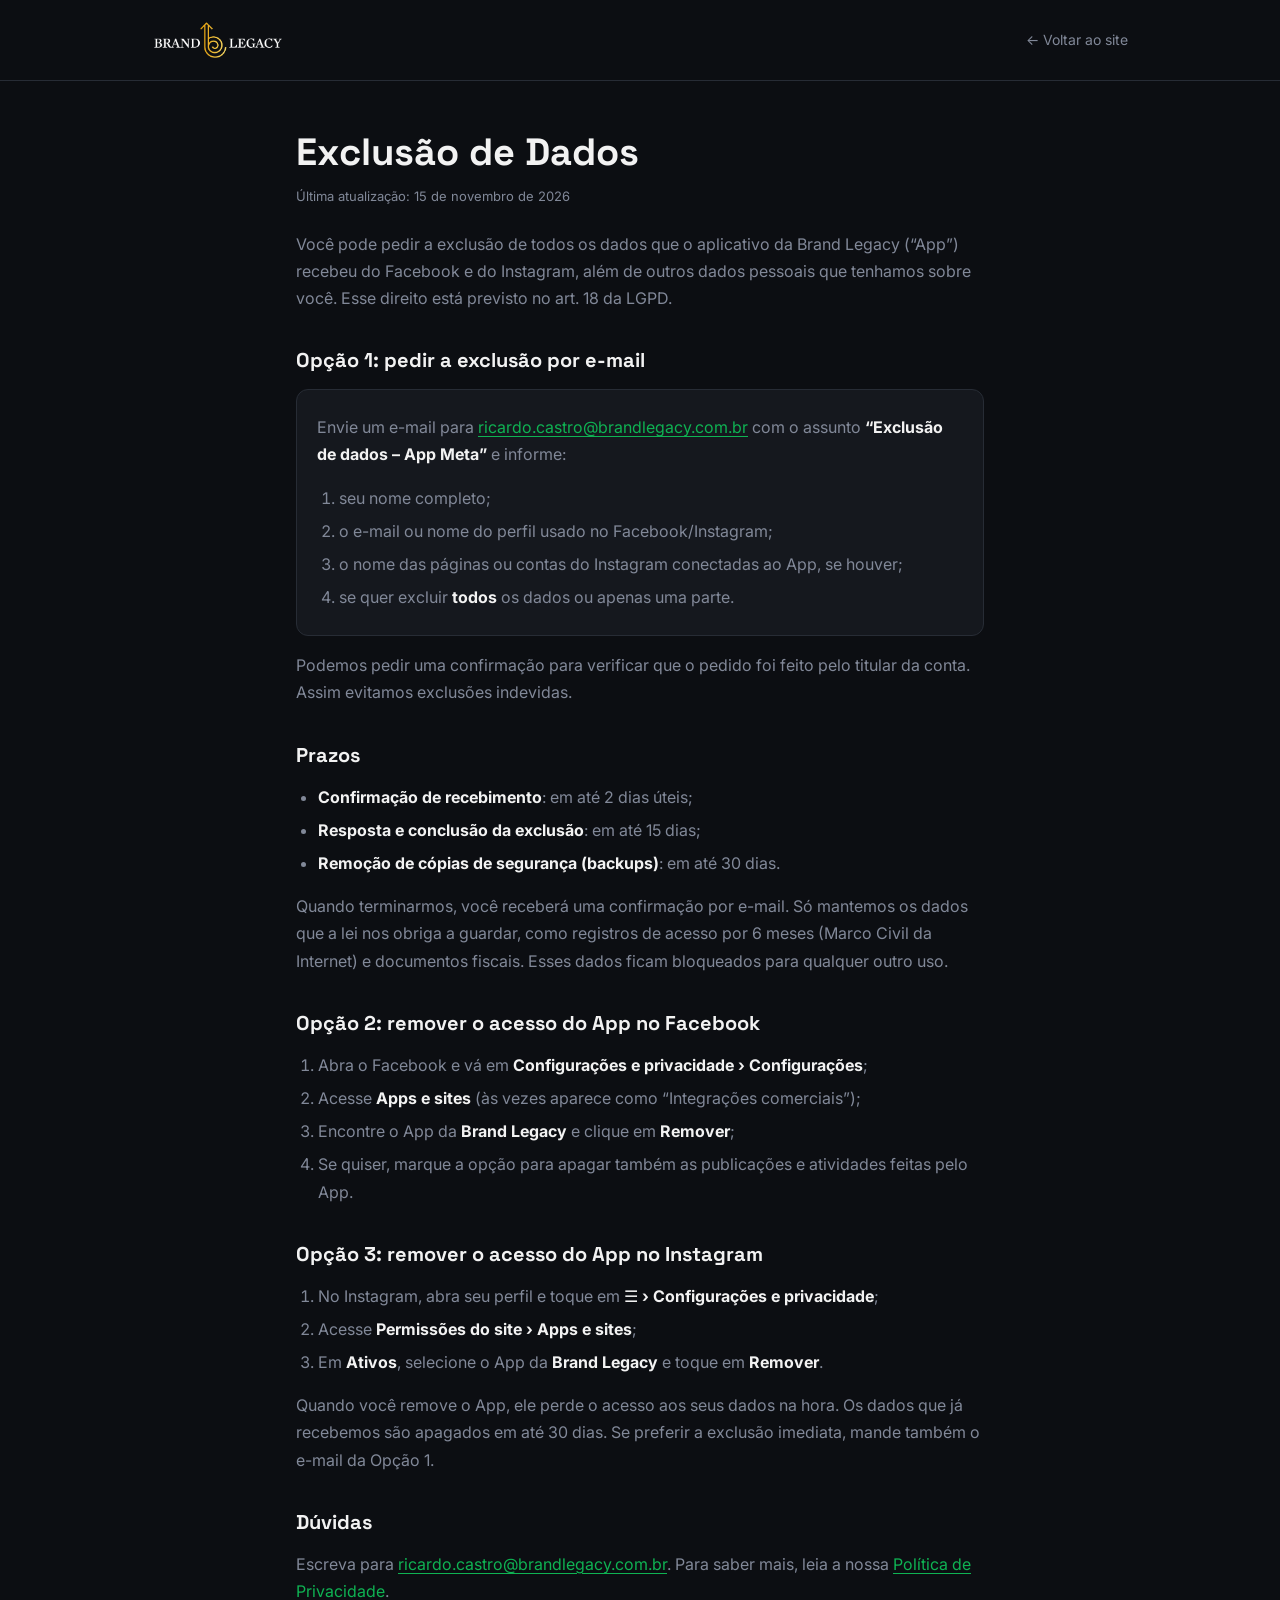
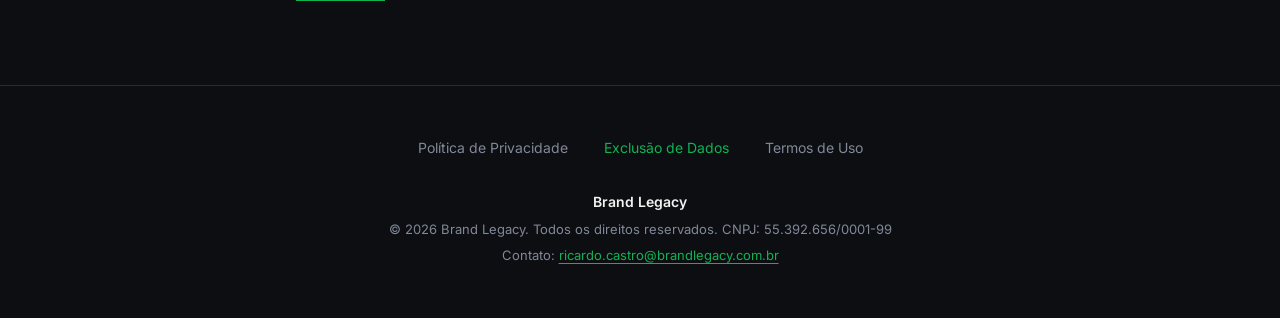
<file: exclusao-de-dados/index.html>
<!doctype html>
<html lang="pt-BR">
<head>
<meta charset="utf-8">
<meta name="viewport" content="width=device-width, initial-scale=1, viewport-fit=cover">
<title>Exclusão de Dados | Brand Legacy</title>
<meta name="description" content="Como pedir a exclusão dos seus dados e remover o acesso do aplicativo da Brand Legacy.">
<meta name="robots" content="index, follow">
<meta name="theme-color" content="#0f1a12">
<link rel="canonical" href="https://appmeta.brandlegacy.com.br/exclusao-de-dados/">
<link rel="icon" href="/favicon.png" type="image/png" sizes="64x64">
<link rel="apple-touch-icon" href="/apple-touch-icon.png" sizes="180x180">
<link rel="preconnect" href="https://fonts.googleapis.com">
<link rel="preconnect" href="https://fonts.gstatic.com" crossorigin>
<link rel="stylesheet" href="https://fonts.googleapis.com/css2?family=Inter:wght@400;500;600;700&family=Space+Grotesk:wght@600;700&display=swap">
<style>*{box-sizing:border-box}
:root{--bg:220 20% 6%;--fg:0 0% 95%;--card:220 18% 10%;--primary:145 85% 38%;--muted:220 10% 55%;--border:220 15% 18%}
html{-webkit-text-size-adjust:100%}
body{margin:0;background:hsl(var(--bg));color:hsl(var(--fg));font:16px/1.7 Inter,system-ui,-apple-system,"Segoe UI",Roboto,Arial,sans-serif}
a{color:hsl(var(--primary));text-underline-offset:3px}
.wrap{max-width:720px;margin:0 auto;padding:0 16px}
header{border-bottom:1px solid hsl(var(--border))}
header .wrap{max-width:1024px;display:flex;align-items:center;justify-content:space-between;gap:12px;padding:20px 24px}
header img{height:40px;width:auto;display:block}
header a.back{color:hsl(var(--muted));font-size:14px;text-decoration:none}
header a.back:hover{color:hsl(var(--primary))}
main{padding:48px 0 64px}
h1,h2,h3{font-family:"Space Grotesk",Inter,system-ui,sans-serif;font-weight:700;line-height:1.25}
h1{font-size:clamp(28px,5vw,38px);margin:0 0 8px}
h2{font-size:20px;margin:36px 0 8px}
h3{font-size:17px;margin:24px 0 6px;font-weight:600}
p,li{color:hsl(var(--muted))}
strong,em{color:hsl(var(--fg))}
ul{list-style:disc;padding-left:22px}ol{list-style:decimal;padding-left:22px}
li{margin-bottom:6px}
.meta{font-size:13px;margin:0 0 24px}
.box{background:hsl(var(--card));border:1px solid hsl(var(--border));border-radius:12px;padding:8px 20px;margin:16px 0}
footer{border-top:1px solid hsl(var(--border));padding:40px 16px 48px;text-align:center}
footer ul{list-style:none;padding:0;margin:0 0 20px;display:flex;flex-wrap:wrap;justify-content:center;gap:0 12px}
footer li{margin:0}
footer ul a{display:inline-flex;align-items:center;min-height:44px;padding:0 12px;color:hsl(var(--muted));font-size:14px;text-decoration:none}
footer ul a:hover,footer ul a[aria-current]{color:hsl(var(--primary))}
footer p{margin:4px auto;max-width:720px;font-size:13px}
footer .nome{color:hsl(var(--fg));font-weight:600;font-size:14px}</style>
</head>
<body>
<header><div class="wrap">
<a href="/"><img src="/__l5e/assets-v1/e76f8faf-fc93-4d2f-a806-ceb2da7e16ab/logo-brand-legacy.webp" alt="Brand Legacy"></a>
<a class="back" href="/">← Voltar ao site</a>
</div></header>
<main><div class="wrap">
<h1>Exclusão de Dados</h1>
<p class="meta">Última atualização: 15 de novembro de 2026</p>

<p>Você pode pedir a exclusão de todos os dados que o aplicativo da Brand Legacy (“App”) recebeu do Facebook e do Instagram, além de outros dados pessoais que tenhamos sobre você. Esse direito está previsto no art. 18 da LGPD.</p>

<h2>Opção 1: pedir a exclusão por e-mail</h2>
<div class="box">
<p>Envie um e-mail para <a href="mailto:ricardo.castro@brandlegacy.com.br">ricardo.castro@brandlegacy.com.br</a> com o assunto <strong>“Exclusão de dados – App Meta”</strong> e informe:</p>
<ol>
<li>seu nome completo;</li>
<li>o e-mail ou nome do perfil usado no Facebook/Instagram;</li>
<li>o nome das páginas ou contas do Instagram conectadas ao App, se houver;</li>
<li>se quer excluir <strong>todos</strong> os dados ou apenas uma parte.</li>
</ol>
</div>
<p>Podemos pedir uma confirmação para verificar que o pedido foi feito pelo titular da conta. Assim evitamos exclusões indevidas.</p>

<h2>Prazos</h2>
<ul>
<li><strong>Confirmação de recebimento</strong>: em até 2 dias úteis;</li>
<li><strong>Resposta e conclusão da exclusão</strong>: em até 15 dias;</li>
<li><strong>Remoção de cópias de segurança (backups)</strong>: em até 30 dias.</li>
</ul>
<p>Quando terminarmos, você receberá uma confirmação por e-mail. Só mantemos os dados que a lei nos obriga a guardar, como registros de acesso por 6 meses (Marco Civil da Internet) e documentos fiscais. Esses dados ficam bloqueados para qualquer outro uso.</p>

<h2>Opção 2: remover o acesso do App no Facebook</h2>
<ol>
<li>Abra o Facebook e vá em <strong>Configurações e privacidade › Configurações</strong>;</li>
<li>Acesse <strong>Apps e sites</strong> (às vezes aparece como “Integrações comerciais”);</li>
<li>Encontre o App da <strong>Brand Legacy</strong> e clique em <strong>Remover</strong>;</li>
<li>Se quiser, marque a opção para apagar também as publicações e atividades feitas pelo App.</li>
</ol>

<h2>Opção 3: remover o acesso do App no Instagram</h2>
<ol>
<li>No Instagram, abra seu perfil e toque em <strong>☰ › Configurações e privacidade</strong>;</li>
<li>Acesse <strong>Permissões do site › Apps e sites</strong>;</li>
<li>Em <strong>Ativos</strong>, selecione o App da <strong>Brand Legacy</strong> e toque em <strong>Remover</strong>.</li>
</ol>

<p>Quando você remove o App, ele perde o acesso aos seus dados na hora. Os dados que já recebemos são apagados em até 30 dias. Se preferir a exclusão imediata, mande também o e-mail da Opção 1.</p>

<h2>Dúvidas</h2>
<p>Escreva para <a href="mailto:ricardo.castro@brandlegacy.com.br">ricardo.castro@brandlegacy.com.br</a>. Para saber mais, leia a nossa <a href="../politica-de-privacidade/">Política de Privacidade</a>.</p>
</div></main>
<footer role="contentinfo">
<ul><li><a href="/politica-de-privacidade/">Política de Privacidade</a></li><li><a href="/exclusao-de-dados/" aria-current="page">Exclusão de Dados</a></li><li><a href="/termos-de-uso/">Termos de Uso</a></li></ul>
<p class="nome">Brand Legacy</p>
<p>© 2026 Brand Legacy. Todos os direitos reservados. CNPJ: 55.392.656/0001-99</p>
<p>Contato: <a href="mailto:ricardo.castro@brandlegacy.com.br">ricardo.castro@brandlegacy.com.br</a></p>
</footer>
</body>
</html>
</file>
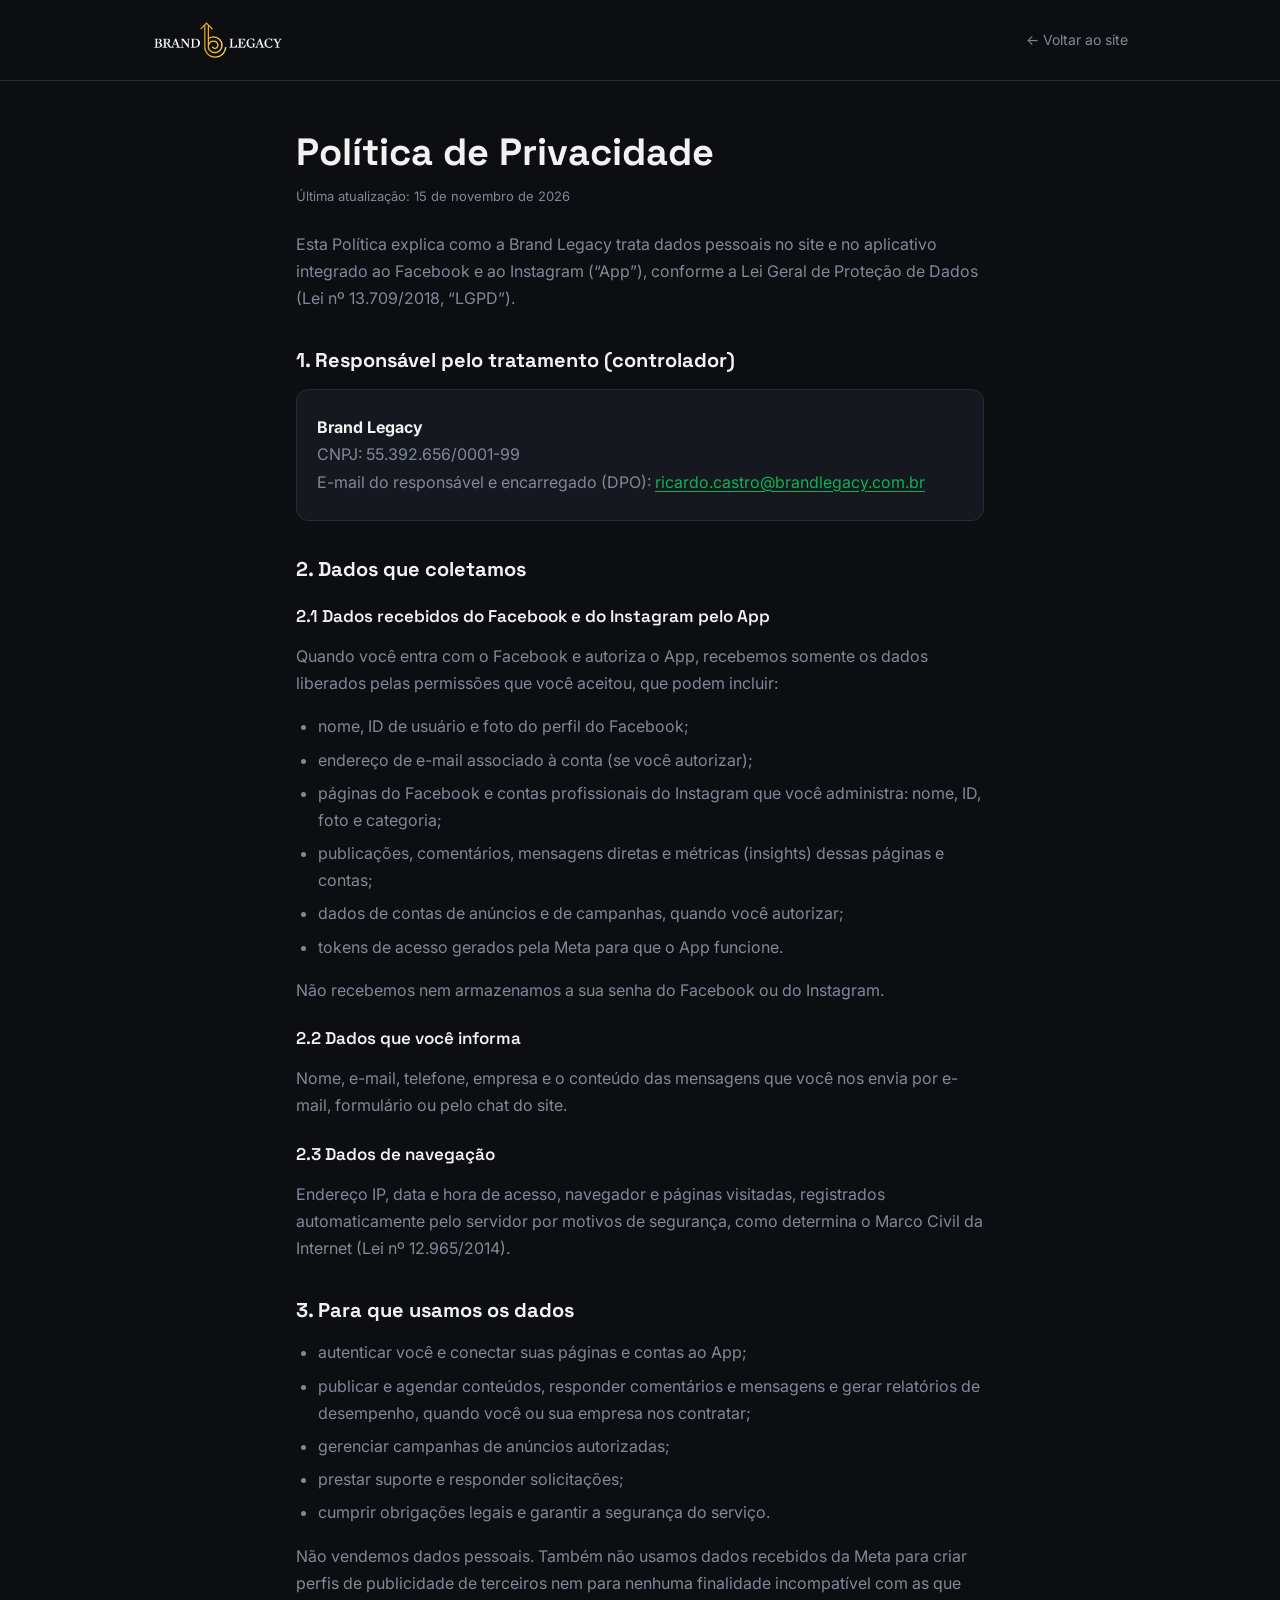
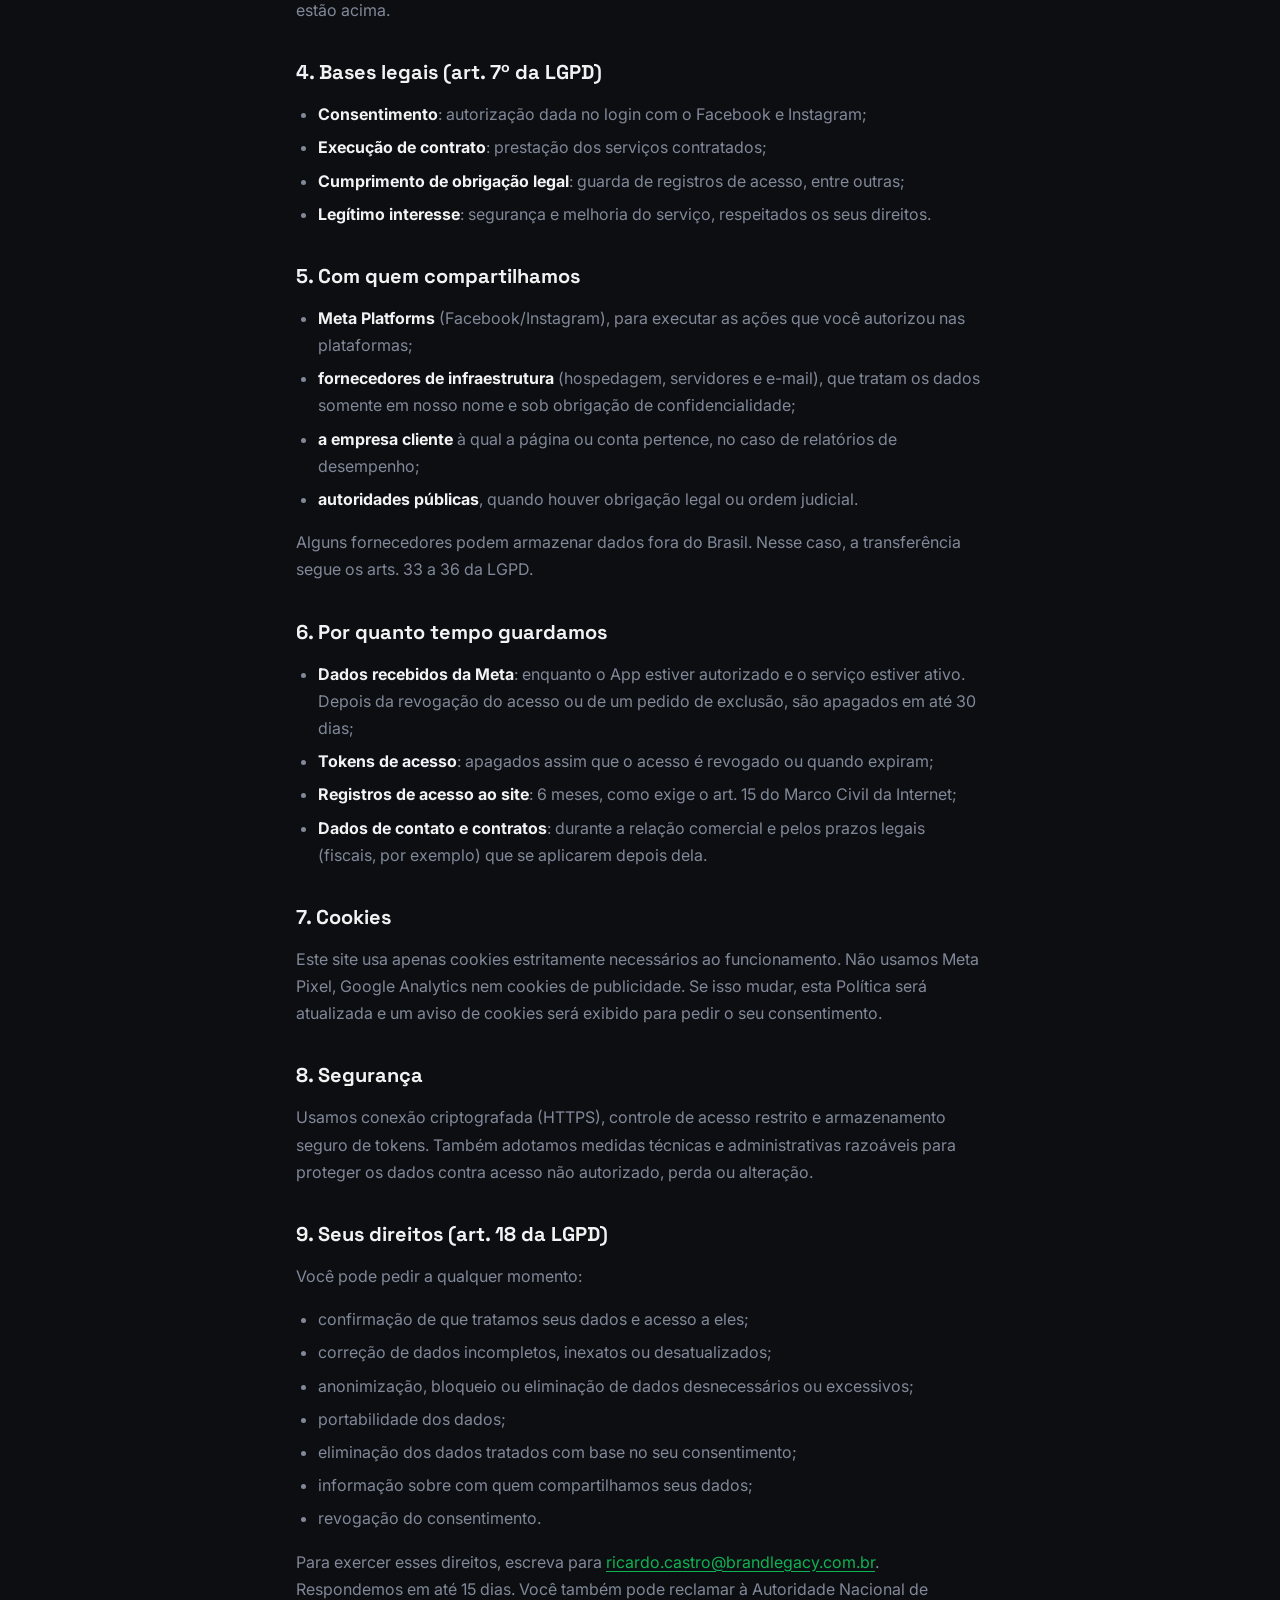
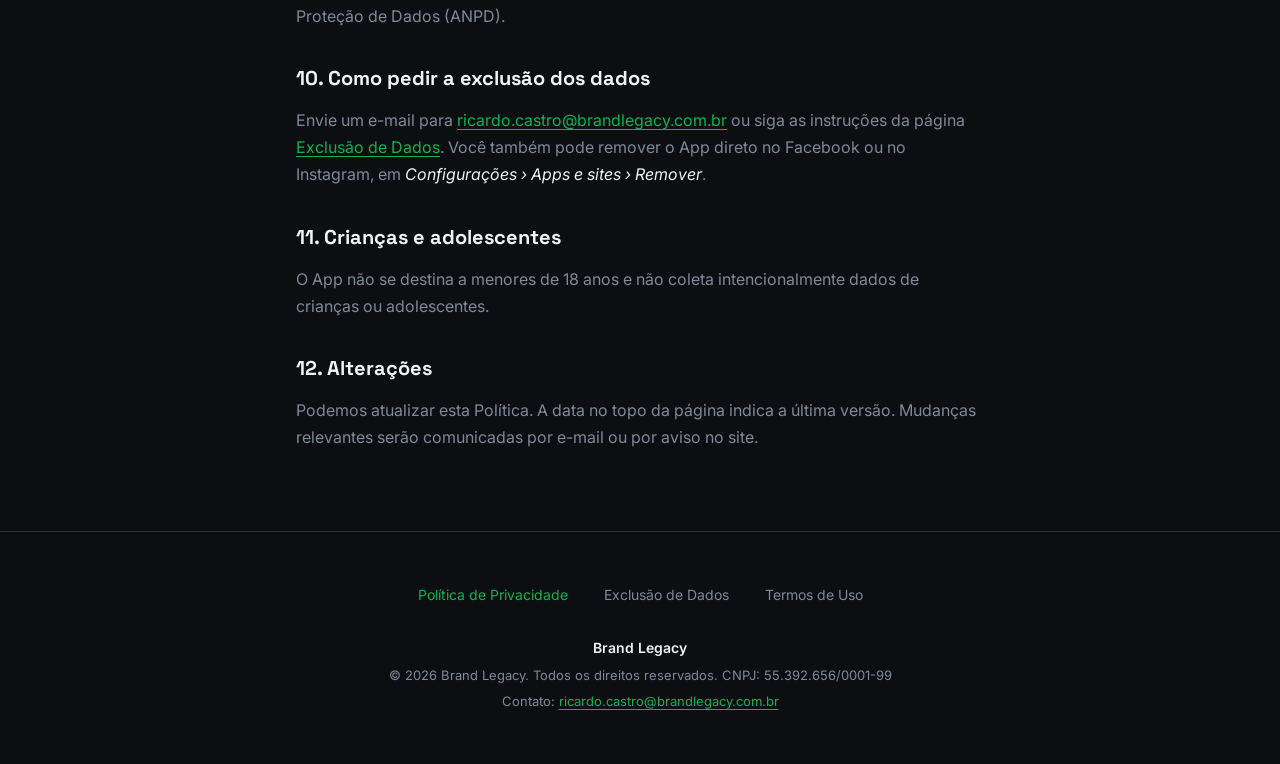
<file: politica-de-privacidade/index.html>
<!doctype html>
<html lang="pt-BR">
<head>
<meta charset="utf-8">
<meta name="viewport" content="width=device-width, initial-scale=1, viewport-fit=cover">
<title>Política de Privacidade | Brand Legacy</title>
<meta name="description" content="Política de Privacidade da Brand Legacy, conforme a LGPD.">
<meta name="robots" content="index, follow">
<meta name="theme-color" content="#0f1a12">
<link rel="canonical" href="https://appmeta.brandlegacy.com.br/politica-de-privacidade/">
<link rel="icon" href="/favicon.png" type="image/png" sizes="64x64">
<link rel="apple-touch-icon" href="/apple-touch-icon.png" sizes="180x180">
<link rel="preconnect" href="https://fonts.googleapis.com">
<link rel="preconnect" href="https://fonts.gstatic.com" crossorigin>
<link rel="stylesheet" href="https://fonts.googleapis.com/css2?family=Inter:wght@400;500;600;700&family=Space+Grotesk:wght@600;700&display=swap">
<style>*{box-sizing:border-box}
:root{--bg:220 20% 6%;--fg:0 0% 95%;--card:220 18% 10%;--primary:145 85% 38%;--muted:220 10% 55%;--border:220 15% 18%}
html{-webkit-text-size-adjust:100%}
body{margin:0;background:hsl(var(--bg));color:hsl(var(--fg));font:16px/1.7 Inter,system-ui,-apple-system,"Segoe UI",Roboto,Arial,sans-serif}
a{color:hsl(var(--primary));text-underline-offset:3px}
.wrap{max-width:720px;margin:0 auto;padding:0 16px}
header{border-bottom:1px solid hsl(var(--border))}
header .wrap{max-width:1024px;display:flex;align-items:center;justify-content:space-between;gap:12px;padding:20px 24px}
header img{height:40px;width:auto;display:block}
header a.back{color:hsl(var(--muted));font-size:14px;text-decoration:none}
header a.back:hover{color:hsl(var(--primary))}
main{padding:48px 0 64px}
h1,h2,h3{font-family:"Space Grotesk",Inter,system-ui,sans-serif;font-weight:700;line-height:1.25}
h1{font-size:clamp(28px,5vw,38px);margin:0 0 8px}
h2{font-size:20px;margin:36px 0 8px}
h3{font-size:17px;margin:24px 0 6px;font-weight:600}
p,li{color:hsl(var(--muted))}
strong,em{color:hsl(var(--fg))}
ul{list-style:disc;padding-left:22px}ol{list-style:decimal;padding-left:22px}
li{margin-bottom:6px}
.meta{font-size:13px;margin:0 0 24px}
.box{background:hsl(var(--card));border:1px solid hsl(var(--border));border-radius:12px;padding:8px 20px;margin:16px 0}
footer{border-top:1px solid hsl(var(--border));padding:40px 16px 48px;text-align:center}
footer ul{list-style:none;padding:0;margin:0 0 20px;display:flex;flex-wrap:wrap;justify-content:center;gap:0 12px}
footer li{margin:0}
footer ul a{display:inline-flex;align-items:center;min-height:44px;padding:0 12px;color:hsl(var(--muted));font-size:14px;text-decoration:none}
footer ul a:hover,footer ul a[aria-current]{color:hsl(var(--primary))}
footer p{margin:4px auto;max-width:720px;font-size:13px}
footer .nome{color:hsl(var(--fg));font-weight:600;font-size:14px}</style>
</head>
<body>
<header><div class="wrap">
<a href="/"><img src="/__l5e/assets-v1/e76f8faf-fc93-4d2f-a806-ceb2da7e16ab/logo-brand-legacy.webp" alt="Brand Legacy"></a>
<a class="back" href="/">← Voltar ao site</a>
</div></header>
<main><div class="wrap">
<h1>Política de Privacidade</h1>
<p class="meta">Última atualização: 15 de novembro de 2026</p>

<p>Esta Política explica como a Brand Legacy trata dados pessoais no site e no aplicativo integrado ao Facebook e ao Instagram (“App”), conforme a Lei Geral de Proteção de Dados (Lei nº 13.709/2018, “LGPD”).</p>

<h2>1. Responsável pelo tratamento (controlador)</h2>
<div class="box">
<p><strong>Brand Legacy</strong><br>
CNPJ: 55.392.656/0001-99<br>
E-mail do responsável e encarregado (DPO): <a href="mailto:ricardo.castro@brandlegacy.com.br">ricardo.castro@brandlegacy.com.br</a></p>
</div>

<h2>2. Dados que coletamos</h2>
<h3>2.1 Dados recebidos do Facebook e do Instagram pelo App</h3>
<p>Quando você entra com o Facebook e autoriza o App, recebemos somente os dados liberados pelas permissões que você aceitou, que podem incluir:</p>
<ul>
<li>nome, ID de usuário e foto do perfil do Facebook;</li>
<li>endereço de e-mail associado à conta (se você autorizar);</li>
<li>páginas do Facebook e contas profissionais do Instagram que você administra: nome, ID, foto e categoria;</li>
<li>publicações, comentários, mensagens diretas e métricas (insights) dessas páginas e contas;</li>
<li>dados de contas de anúncios e de campanhas, quando você autorizar;</li>
<li>tokens de acesso gerados pela Meta para que o App funcione.</li>
</ul>
<p>Não recebemos nem armazenamos a sua senha do Facebook ou do Instagram.</p>
<h3>2.2 Dados que você informa</h3>
<p>Nome, e-mail, telefone, empresa e o conteúdo das mensagens que você nos envia por e-mail, formulário ou pelo chat do site.</p>
<h3>2.3 Dados de navegação</h3>
<p>Endereço IP, data e hora de acesso, navegador e páginas visitadas, registrados automaticamente pelo servidor por motivos de segurança, como determina o Marco Civil da Internet (Lei nº 12.965/2014).</p>

<h2>3. Para que usamos os dados</h2>
<ul>
<li>autenticar você e conectar suas páginas e contas ao App;</li>
<li>publicar e agendar conteúdos, responder comentários e mensagens e gerar relatórios de desempenho, quando você ou sua empresa nos contratar;</li>
<li>gerenciar campanhas de anúncios autorizadas;</li>
<li>prestar suporte e responder solicitações;</li>
<li>cumprir obrigações legais e garantir a segurança do serviço.</li>
</ul>
<p>Não vendemos dados pessoais. Também não usamos dados recebidos da Meta para criar perfis de publicidade de terceiros nem para nenhuma finalidade incompatível com as que estão acima.</p>

<h2>4. Bases legais (art. 7º da LGPD)</h2>
<ul>
<li><strong>Consentimento</strong>: autorização dada no login com o Facebook e Instagram;</li>
<li><strong>Execução de contrato</strong>: prestação dos serviços contratados;</li>
<li><strong>Cumprimento de obrigação legal</strong>: guarda de registros de acesso, entre outras;</li>
<li><strong>Legítimo interesse</strong>: segurança e melhoria do serviço, respeitados os seus direitos.</li>
</ul>

<h2>5. Com quem compartilhamos</h2>
<ul>
<li><strong>Meta Platforms</strong> (Facebook/Instagram), para executar as ações que você autorizou nas plataformas;</li>
<li><strong>fornecedores de infraestrutura</strong> (hospedagem, servidores e e-mail), que tratam os dados somente em nosso nome e sob obrigação de confidencialidade;</li>
<li><strong>a empresa cliente</strong> à qual a página ou conta pertence, no caso de relatórios de desempenho;</li>
<li><strong>autoridades públicas</strong>, quando houver obrigação legal ou ordem judicial.</li>
</ul>
<p>Alguns fornecedores podem armazenar dados fora do Brasil. Nesse caso, a transferência segue os arts. 33 a 36 da LGPD.</p>

<h2>6. Por quanto tempo guardamos</h2>
<ul>
<li><strong>Dados recebidos da Meta</strong>: enquanto o App estiver autorizado e o serviço estiver ativo. Depois da revogação do acesso ou de um pedido de exclusão, são apagados em até 30 dias;</li>
<li><strong>Tokens de acesso</strong>: apagados assim que o acesso é revogado ou quando expiram;</li>
<li><strong>Registros de acesso ao site</strong>: 6 meses, como exige o art. 15 do Marco Civil da Internet;</li>
<li><strong>Dados de contato e contratos</strong>: durante a relação comercial e pelos prazos legais (fiscais, por exemplo) que se aplicarem depois dela.</li>
</ul>

<h2>7. Cookies</h2>
<p>Este site usa apenas cookies estritamente necessários ao funcionamento. Não usamos Meta Pixel, Google Analytics nem cookies de publicidade. Se isso mudar, esta Política será atualizada e um aviso de cookies será exibido para pedir o seu consentimento.</p>

<h2>8. Segurança</h2>
<p>Usamos conexão criptografada (HTTPS), controle de acesso restrito e armazenamento seguro de tokens. Também adotamos medidas técnicas e administrativas razoáveis para proteger os dados contra acesso não autorizado, perda ou alteração.</p>

<h2>9. Seus direitos (art. 18 da LGPD)</h2>
<p>Você pode pedir a qualquer momento:</p>
<ul>
<li>confirmação de que tratamos seus dados e acesso a eles;</li>
<li>correção de dados incompletos, inexatos ou desatualizados;</li>
<li>anonimização, bloqueio ou eliminação de dados desnecessários ou excessivos;</li>
<li>portabilidade dos dados;</li>
<li>eliminação dos dados tratados com base no seu consentimento;</li>
<li>informação sobre com quem compartilhamos seus dados;</li>
<li>revogação do consentimento.</li>
</ul>
<p>Para exercer esses direitos, escreva para <a href="mailto:ricardo.castro@brandlegacy.com.br">ricardo.castro@brandlegacy.com.br</a>. Respondemos em até 15 dias. Você também pode reclamar à Autoridade Nacional de Proteção de Dados (ANPD).</p>

<h2>10. Como pedir a exclusão dos dados</h2>
<p>Envie um e-mail para <a href="mailto:ricardo.castro@brandlegacy.com.br">ricardo.castro@brandlegacy.com.br</a> ou siga as instruções da página <a href="../exclusao-de-dados/">Exclusão de Dados</a>. Você também pode remover o App direto no Facebook ou no Instagram, em <em>Configurações › Apps e sites › Remover</em>.</p>

<h2>11. Crianças e adolescentes</h2>
<p>O App não se destina a menores de 18 anos e não coleta intencionalmente dados de crianças ou adolescentes.</p>

<h2>12. Alterações</h2>
<p>Podemos atualizar esta Política. A data no topo da página indica a última versão. Mudanças relevantes serão comunicadas por e-mail ou por aviso no site.</p>
</div></main>
<footer role="contentinfo">
<ul><li><a href="/politica-de-privacidade/" aria-current="page">Política de Privacidade</a></li><li><a href="/exclusao-de-dados/">Exclusão de Dados</a></li><li><a href="/termos-de-uso/">Termos de Uso</a></li></ul>
<p class="nome">Brand Legacy</p>
<p>© 2026 Brand Legacy. Todos os direitos reservados. CNPJ: 55.392.656/0001-99</p>
<p>Contato: <a href="mailto:ricardo.castro@brandlegacy.com.br">ricardo.castro@brandlegacy.com.br</a></p>
</footer>
</body>
</html>
</file>
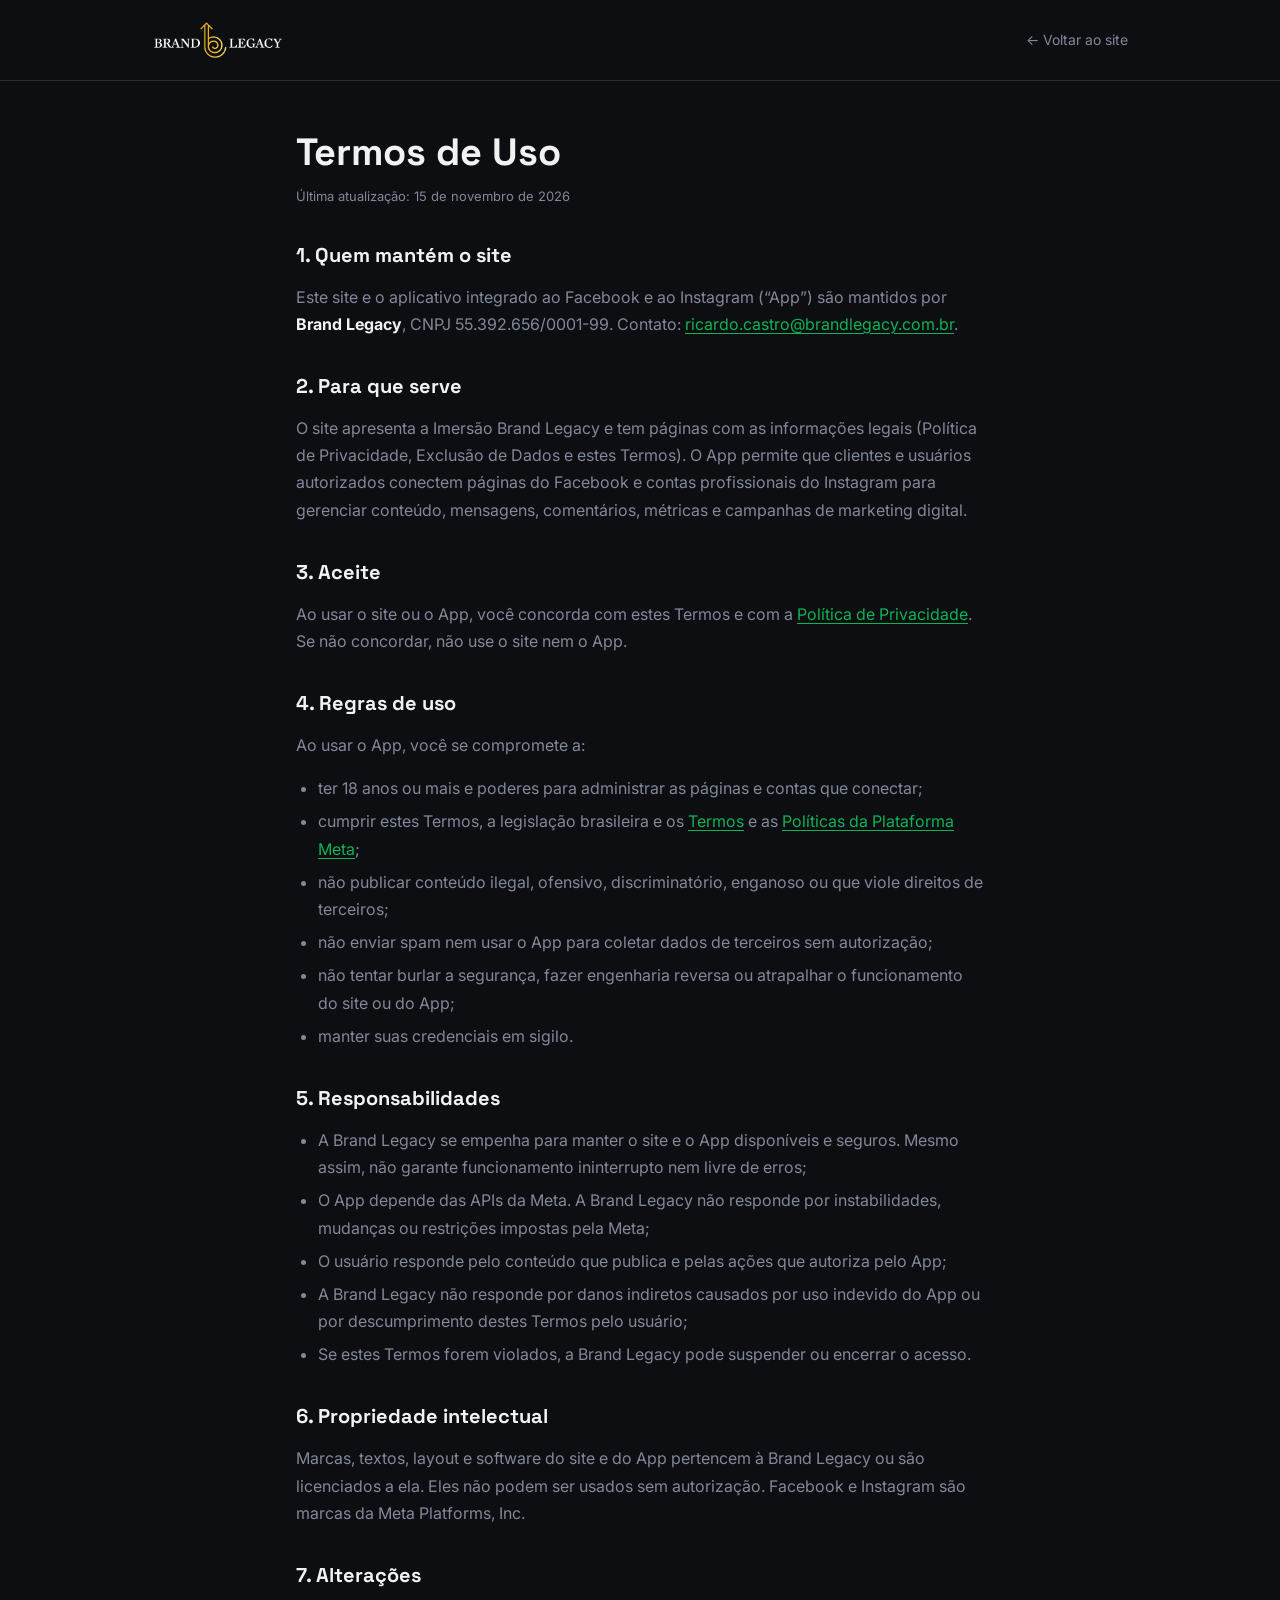
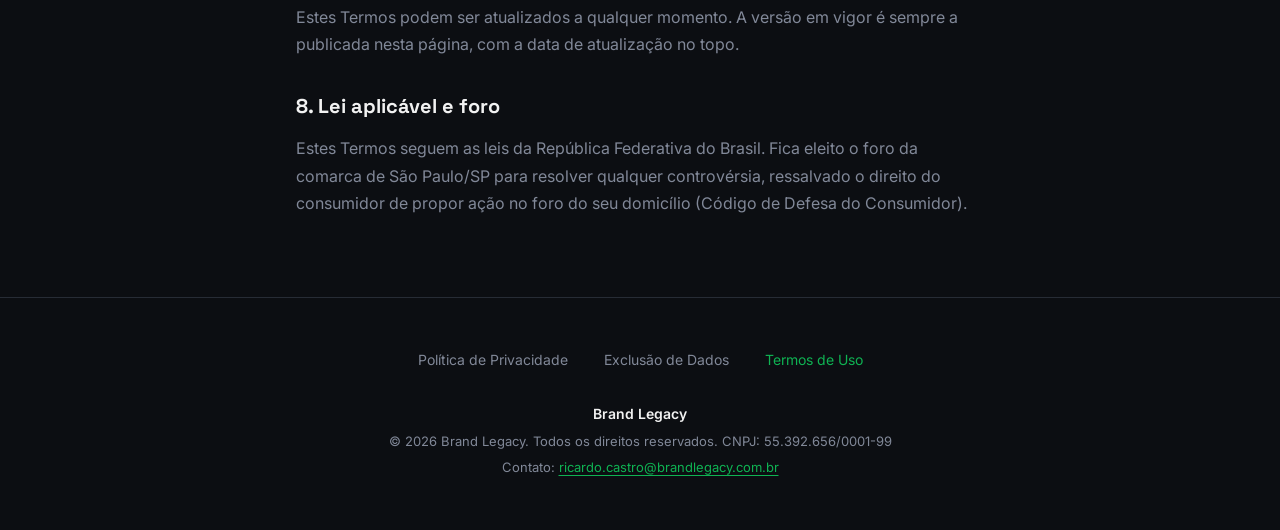
<file: termos-de-uso/index.html>
<!doctype html>
<html lang="pt-BR">
<head>
<meta charset="utf-8">
<meta name="viewport" content="width=device-width, initial-scale=1, viewport-fit=cover">
<title>Termos de Uso | Brand Legacy</title>
<meta name="description" content="Termos de Uso do site e do aplicativo da Brand Legacy.">
<meta name="robots" content="index, follow">
<meta name="theme-color" content="#0f1a12">
<link rel="canonical" href="https://appmeta.brandlegacy.com.br/termos-de-uso/">
<link rel="icon" href="/favicon.png" type="image/png" sizes="64x64">
<link rel="apple-touch-icon" href="/apple-touch-icon.png" sizes="180x180">
<link rel="preconnect" href="https://fonts.googleapis.com">
<link rel="preconnect" href="https://fonts.gstatic.com" crossorigin>
<link rel="stylesheet" href="https://fonts.googleapis.com/css2?family=Inter:wght@400;500;600;700&family=Space+Grotesk:wght@600;700&display=swap">
<style>*{box-sizing:border-box}
:root{--bg:220 20% 6%;--fg:0 0% 95%;--card:220 18% 10%;--primary:145 85% 38%;--muted:220 10% 55%;--border:220 15% 18%}
html{-webkit-text-size-adjust:100%}
body{margin:0;background:hsl(var(--bg));color:hsl(var(--fg));font:16px/1.7 Inter,system-ui,-apple-system,"Segoe UI",Roboto,Arial,sans-serif}
a{color:hsl(var(--primary));text-underline-offset:3px}
.wrap{max-width:720px;margin:0 auto;padding:0 16px}
header{border-bottom:1px solid hsl(var(--border))}
header .wrap{max-width:1024px;display:flex;align-items:center;justify-content:space-between;gap:12px;padding:20px 24px}
header img{height:40px;width:auto;display:block}
header a.back{color:hsl(var(--muted));font-size:14px;text-decoration:none}
header a.back:hover{color:hsl(var(--primary))}
main{padding:48px 0 64px}
h1,h2,h3{font-family:"Space Grotesk",Inter,system-ui,sans-serif;font-weight:700;line-height:1.25}
h1{font-size:clamp(28px,5vw,38px);margin:0 0 8px}
h2{font-size:20px;margin:36px 0 8px}
h3{font-size:17px;margin:24px 0 6px;font-weight:600}
p,li{color:hsl(var(--muted))}
strong,em{color:hsl(var(--fg))}
ul{list-style:disc;padding-left:22px}ol{list-style:decimal;padding-left:22px}
li{margin-bottom:6px}
.meta{font-size:13px;margin:0 0 24px}
.box{background:hsl(var(--card));border:1px solid hsl(var(--border));border-radius:12px;padding:8px 20px;margin:16px 0}
footer{border-top:1px solid hsl(var(--border));padding:40px 16px 48px;text-align:center}
footer ul{list-style:none;padding:0;margin:0 0 20px;display:flex;flex-wrap:wrap;justify-content:center;gap:0 12px}
footer li{margin:0}
footer ul a{display:inline-flex;align-items:center;min-height:44px;padding:0 12px;color:hsl(var(--muted));font-size:14px;text-decoration:none}
footer ul a:hover,footer ul a[aria-current]{color:hsl(var(--primary))}
footer p{margin:4px auto;max-width:720px;font-size:13px}
footer .nome{color:hsl(var(--fg));font-weight:600;font-size:14px}</style>
</head>
<body>
<header><div class="wrap">
<a href="/"><img src="/__l5e/assets-v1/e76f8faf-fc93-4d2f-a806-ceb2da7e16ab/logo-brand-legacy.webp" alt="Brand Legacy"></a>
<a class="back" href="/">← Voltar ao site</a>
</div></header>
<main><div class="wrap">
<h1>Termos de Uso</h1>
<p class="meta">Última atualização: 15 de novembro de 2026</p>

<h2>1. Quem mantém o site</h2>
<p>Este site e o aplicativo integrado ao Facebook e ao Instagram (“App”) são mantidos por <strong>Brand Legacy</strong>, CNPJ 55.392.656/0001-99. Contato: <a href="mailto:ricardo.castro@brandlegacy.com.br">ricardo.castro@brandlegacy.com.br</a>.</p>

<h2>2. Para que serve</h2>
<p>O site apresenta a Imersão Brand Legacy e tem páginas com as informações legais (Política de Privacidade, Exclusão de Dados e estes Termos). O App permite que clientes e usuários autorizados conectem páginas do Facebook e contas profissionais do Instagram para gerenciar conteúdo, mensagens, comentários, métricas e campanhas de marketing digital.</p>

<h2>3. Aceite</h2>
<p>Ao usar o site ou o App, você concorda com estes Termos e com a <a href="../politica-de-privacidade/">Política de Privacidade</a>. Se não concordar, não use o site nem o App.</p>

<h2>4. Regras de uso</h2>
<p>Ao usar o App, você se compromete a:</p>
<ul>
<li>ter 18 anos ou mais e poderes para administrar as páginas e contas que conectar;</li>
<li>cumprir estes Termos, a legislação brasileira e os <a href="https://www.facebook.com/terms" rel="noopener" target="_blank">Termos</a> e as <a href="https://developers.facebook.com/terms" rel="noopener" target="_blank">Políticas da Plataforma Meta</a>;</li>
<li>não publicar conteúdo ilegal, ofensivo, discriminatório, enganoso ou que viole direitos de terceiros;</li>
<li>não enviar spam nem usar o App para coletar dados de terceiros sem autorização;</li>
<li>não tentar burlar a segurança, fazer engenharia reversa ou atrapalhar o funcionamento do site ou do App;</li>
<li>manter suas credenciais em sigilo.</li>
</ul>

<h2>5. Responsabilidades</h2>
<ul>
<li>A Brand Legacy se empenha para manter o site e o App disponíveis e seguros. Mesmo assim, não garante funcionamento ininterrupto nem livre de erros;</li>
<li>O App depende das APIs da Meta. A Brand Legacy não responde por instabilidades, mudanças ou restrições impostas pela Meta;</li>
<li>O usuário responde pelo conteúdo que publica e pelas ações que autoriza pelo App;</li>
<li>A Brand Legacy não responde por danos indiretos causados por uso indevido do App ou por descumprimento destes Termos pelo usuário;</li>
<li>Se estes Termos forem violados, a Brand Legacy pode suspender ou encerrar o acesso.</li>
</ul>

<h2>6. Propriedade intelectual</h2>
<p>Marcas, textos, layout e software do site e do App pertencem à Brand Legacy ou são licenciados a ela. Eles não podem ser usados sem autorização. Facebook e Instagram são marcas da Meta Platforms, Inc.</p>

<h2>7. Alterações</h2>
<p>Estes Termos podem ser atualizados a qualquer momento. A versão em vigor é sempre a publicada nesta página, com a data de atualização no topo.</p>

<h2>8. Lei aplicável e foro</h2>
<p>Estes Termos seguem as leis da República Federativa do Brasil. Fica eleito o foro da comarca de São Paulo/SP para resolver qualquer controvérsia, ressalvado o direito do consumidor de propor ação no foro do seu domicílio (Código de Defesa do Consumidor).</p>
</div></main>
<footer role="contentinfo">
<ul><li><a href="/politica-de-privacidade/">Política de Privacidade</a></li><li><a href="/exclusao-de-dados/">Exclusão de Dados</a></li><li><a href="/termos-de-uso/" aria-current="page">Termos de Uso</a></li></ul>
<p class="nome">Brand Legacy</p>
<p>© 2026 Brand Legacy. Todos os direitos reservados. CNPJ: 55.392.656/0001-99</p>
<p>Contato: <a href="mailto:ricardo.castro@brandlegacy.com.br">ricardo.castro@brandlegacy.com.br</a></p>
</footer>
</body>
</html>
</file>
